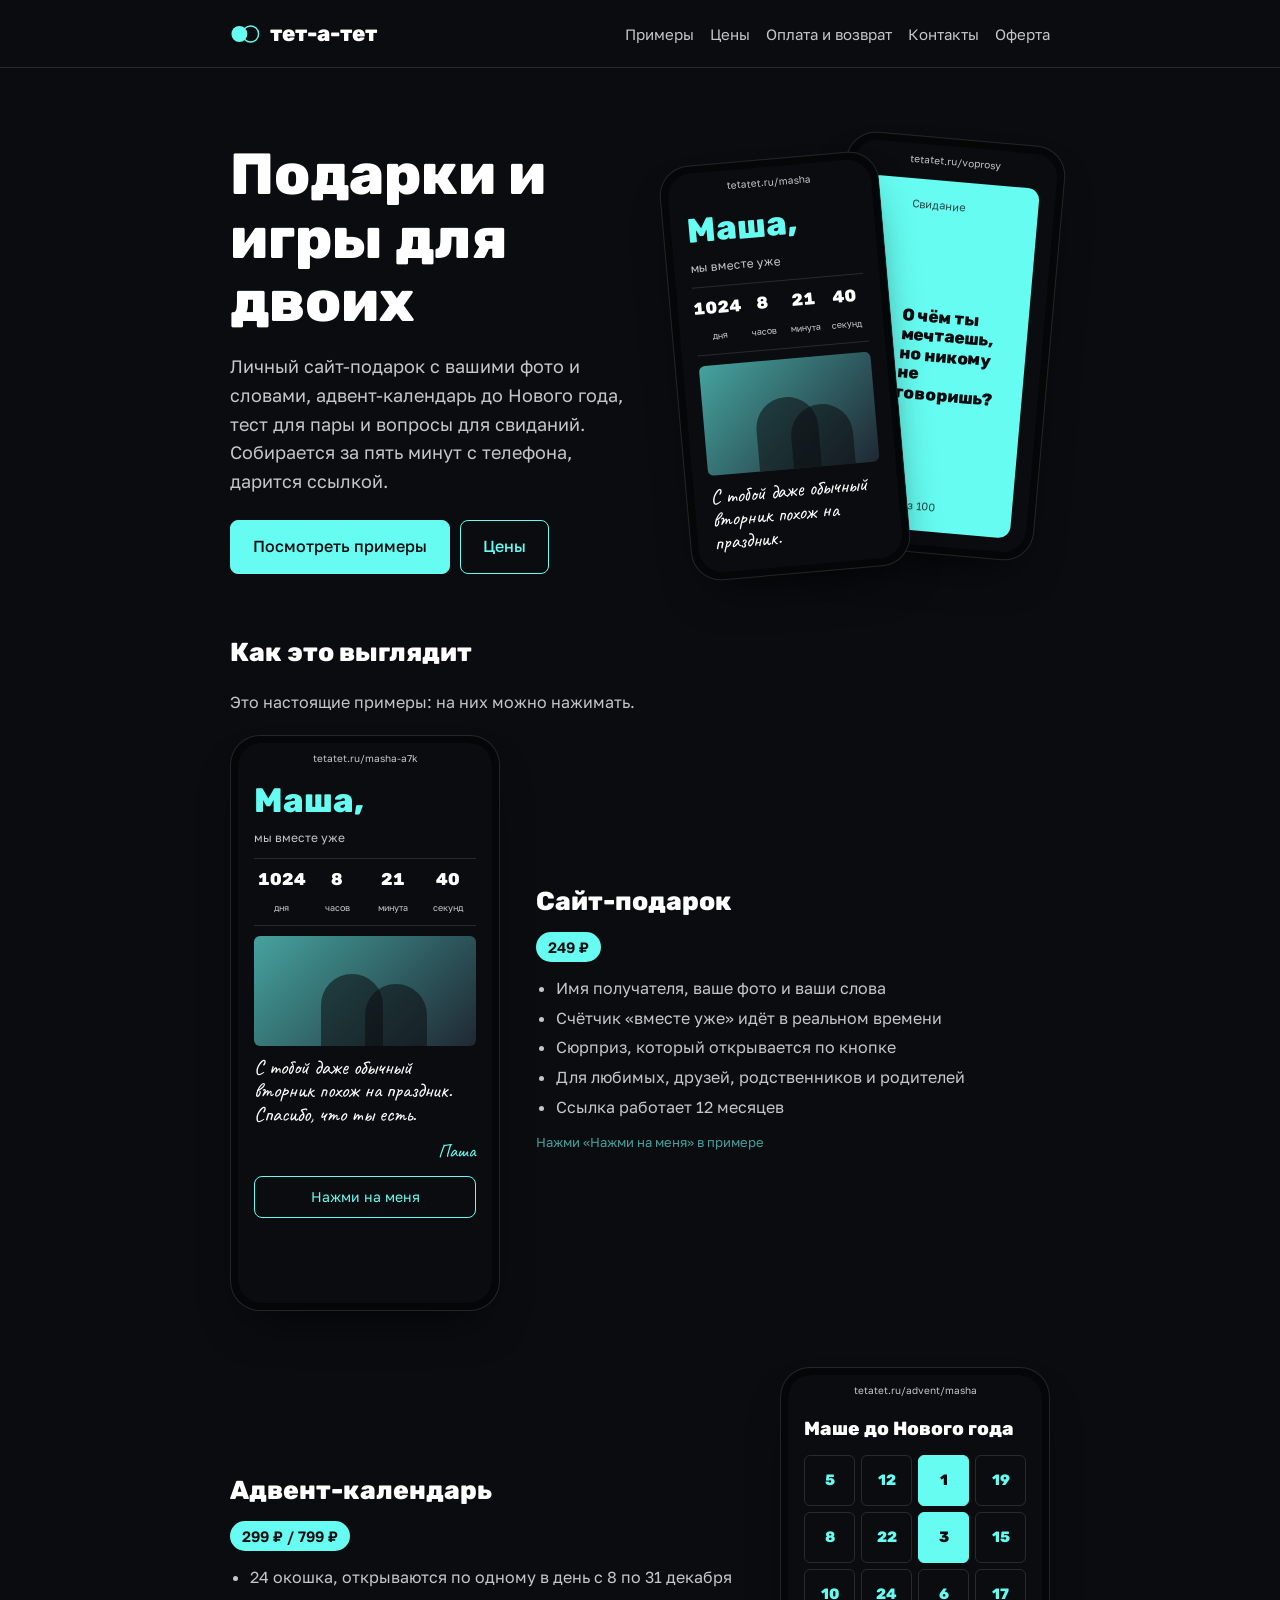
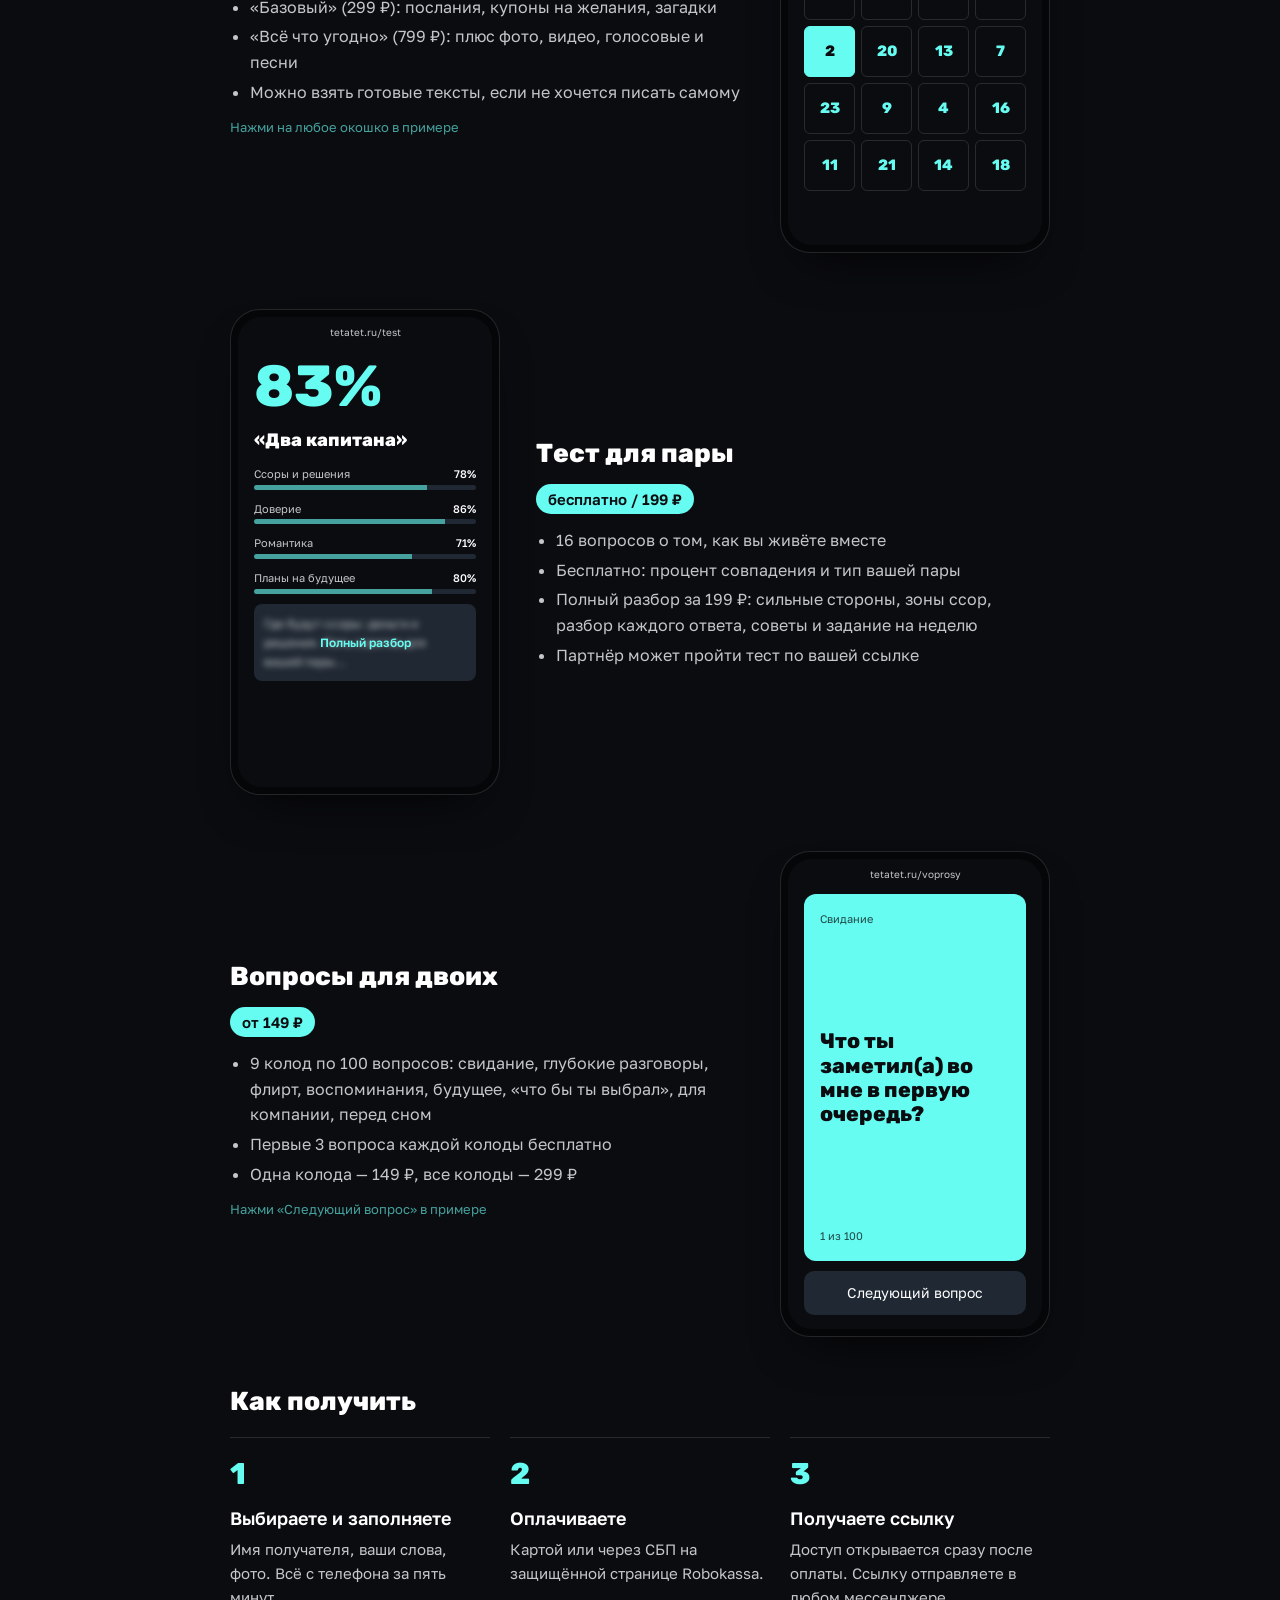
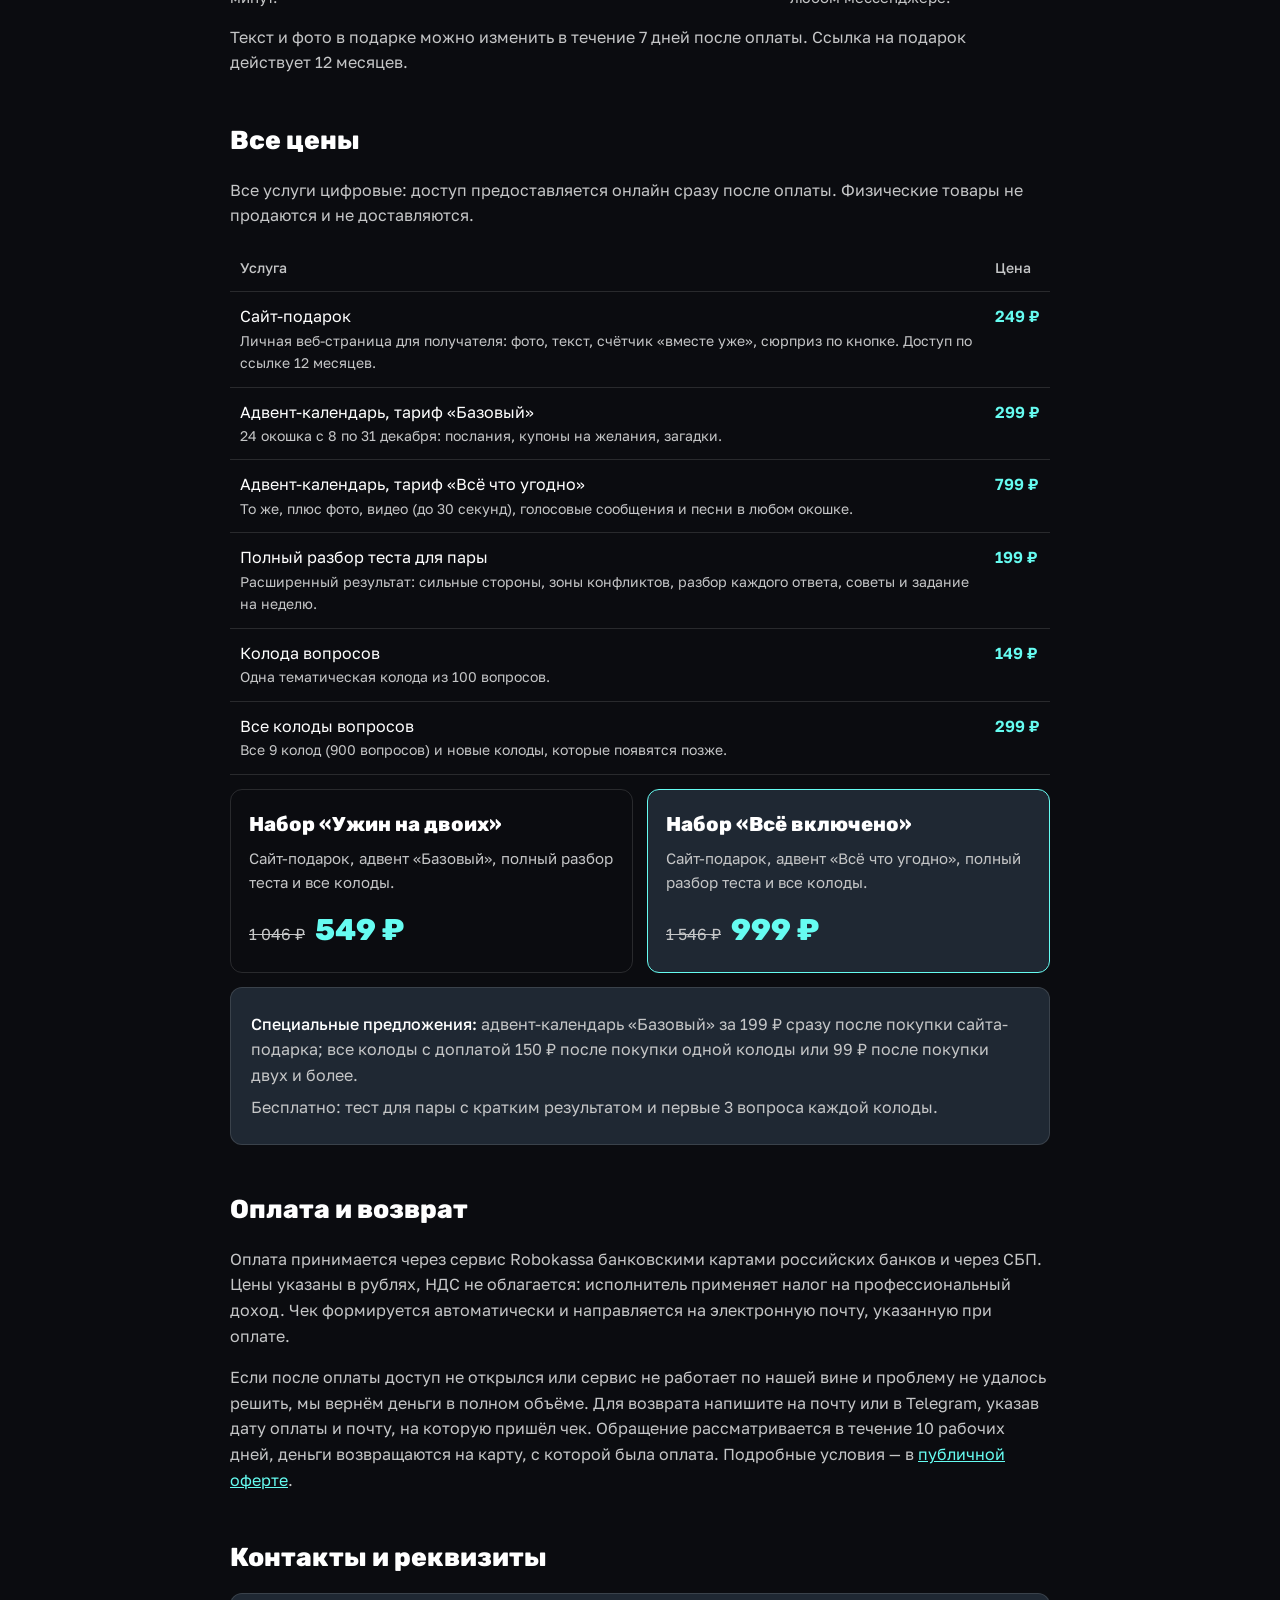
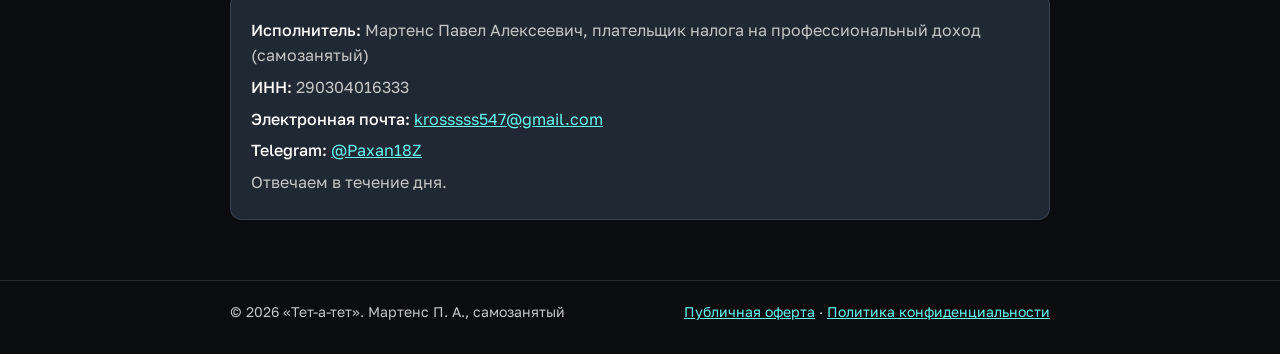
<file: index.html>
<!doctype html>
<html lang="ru">
<head>
<meta charset="utf-8">
<meta name="viewport" content="width=device-width,initial-scale=1">
<title>Тет-а-тет — подарки и игры для двоих</title>
<meta name="description" content="Онлайн-сервис «Тет-а-тет»: личные сайты-подарки, адвент-календари, тест для пары и колоды вопросов для двоих.">
<link rel="preconnect" href="https://fonts.googleapis.com"><link rel="preconnect" href="https://fonts.gstatic.com" crossorigin>
<link rel="stylesheet" href="https://fonts.googleapis.com/css2?family=Rubik:wght@800&family=Golos+Text:wght@400;500;600&family=Caveat:wght@500;700&display=swap">
<link rel="stylesheet" href="style.css">
</head>
<body>
<header><div class="wrap">
  <a class="logo" href="index.html"><svg width="30" height="20" viewBox="0 0 32 20" aria-hidden="true"><circle cx="10" cy="10" r="8.5" fill="#66FCF1"/><circle cx="22" cy="10" r="8.5" fill="none" stroke="#66FCF1" stroke-width="1.5"/></svg>тет-а-тет</a>
  <nav><a href="#primery">Примеры</a><a href="#ceny">Цены</a><a href="#oplata">Оплата и возврат</a><a href="#kontakty">Контакты</a><a href="oferta.html">Оферта</a></nav>
</div></header>

<main><div class="wrap">

  <section class="hero">
    <div>
      <h1>Подарки и игры для двоих</h1>
      <p class="lead">Личный сайт-подарок с вашими фото и словами, адвент-календарь до Нового года, тест для пары и вопросы для свиданий. Собирается за пять минут с телефона, дарится ссылкой.</p>
      <div class="cta"><a class="btn btn-fill" href="#primery">Посмотреть примеры</a><a class="btn btn-line" href="#ceny">Цены</a></div>
    </div>
    <div class="duo" aria-hidden="true">
      <div class="phone a"><div class="scr">
        <div class="url">tetatet.ru/masha</div>
        <div class="in">
          <div class="g-to">Маша,</div>
          <div class="g-lead">мы вместе уже</div>
          <div class="g-tm"><div><b class="d">964</b><span>дня</span></div><div><b class="h">12</b><span>часов</span></div><div><b class="m">30</b><span>минут</span></div><div><b class="s">15</b><span>секунд</span></div></div>
          <div class="g-ph"></div>
          <div class="g-txt">С тобой даже обычный вторник похож на праздник.</div>
        </div>
      </div></div>
      <div class="phone b"><div class="scr">
        <div class="url">tetatet.ru/voprosy</div>
        <div class="in">
          <div class="q-card"><small>Свидание</small><b>О чём ты мечтаешь, но никому не говоришь?</b><small>12 из 100</small></div>
        </div>
      </div></div>
    </div>
  </section>

  <h2 id="primery">Как это выглядит</h2>
  <p>Это настоящие примеры: на них можно нажимать.</p>

  <div class="shows">

    <div class="show">
      <div class="phone"><div class="scr" id="giftScr">
        <div class="url">tetatet.ru/masha-a7k</div>
        <div class="in">
          <div class="g-to">Маша,</div>
          <div class="g-lead">мы вместе уже</div>
          <div class="g-tm"><div><b class="d">0</b><span>дней</span></div><div><b class="h">0</b><span>часов</span></div><div><b class="m">0</b><span>минут</span></div><div><b class="s">0</b><span>секунд</span></div></div>
          <div class="g-ph"></div>
          <div class="g-txt">С тобой даже обычный вторник похож на праздник. Спасибо, что ты есть.</div>
          <div class="g-sign">Паша</div>
          <button class="g-btn" id="giftBtn">Нажми на меня</button>
          <div class="g-sec" id="giftSec" hidden>Собирайся, в субботу едем в Питер</div>
        </div>
      </div></div>
      <div>
        <h3>Сайт-подарок</h3>
        <span class="price">249 ₽</span>
        <ul>
          <li>Имя получателя, ваше фото и ваши слова</li>
          <li>Счётчик «вместе уже» идёт в реальном времени</li>
          <li>Сюрприз, который открывается по кнопке</li>
          <li>Для любимых, друзей, родственников и родителей</li>
          <li>Ссылка работает 12 месяцев</li>
        </ul>
        <p class="hint">Нажми «Нажми на меня» в примере</p>
      </div>
    </div>

    <div class="show">
      <div class="phone"><div class="scr">
        <div class="url">tetatet.ru/advent/masha</div>
        <div class="in">
          <div class="a-title">Маше до Нового года</div>
          <div class="a-grid" id="aGrid"></div>
        </div>
        <div class="a-sheet" id="aSheet" hidden><small id="aDay"></small><p id="aText"></p></div>
      </div></div>
      <div>
        <h3>Адвент-календарь</h3>
        <span class="price">299 ₽ / 799 ₽</span>
        <ul>
          <li>24 окошка, открываются по одному в день с 8 по 31 декабря</li>
          <li>«Базовый» (299 ₽): послания, купоны на желания, загадки</li>
          <li>«Всё что угодно» (799 ₽): плюс фото, видео, голосовые и песни</li>
          <li>Можно взять готовые тексты, если не хочется писать самому</li>
        </ul>
        <p class="hint">Нажми на любое окошко в примере</p>
      </div>
    </div>

    <div class="show">
      <div class="phone"><div class="scr">
        <div class="url">tetatet.ru/test</div>
        <div class="in">
          <div class="t-pct">83%</div>
          <div class="t-type">«Два капитана»</div>
          <div class="t-bar">Ссоры и решения<b>78%</b><i><em style="width:78%"></em></i></div>
          <div class="t-bar">Доверие<b>86%</b><i><em style="width:86%"></em></i></div>
          <div class="t-bar">Романтика<b>71%</b><i><em style="width:71%"></em></i></div>
          <div class="t-bar">Планы на будущее<b>80%</b><i><em style="width:80%"></em></i></div>
          <div class="t-lock"><span>Где будут ссоры: деньги и решения. Пять советов для вашей пары…</span><strong>Полный разбор</strong></div>
        </div>
      </div></div>
      <div>
        <h3>Тест для пары</h3>
        <span class="price">бесплатно / 199 ₽</span>
        <ul>
          <li>16 вопросов о том, как вы живёте вместе</li>
          <li>Бесплатно: процент совпадения и тип вашей пары</li>
          <li>Полный разбор за 199 ₽: сильные стороны, зоны ссор, разбор каждого ответа, советы и задание на неделю</li>
          <li>Партнёр может пройти тест по вашей ссылке</li>
        </ul>
      </div>
    </div>

    <div class="show">
      <div class="phone"><div class="scr">
        <div class="url">tetatet.ru/voprosy</div>
        <div class="in">
          <div class="q-card" id="qCard"><small id="qDeck">Свидание</small><b id="qText">Что ты заметил(а) во мне в первую очередь?</b><small id="qNum">1 из 100</small></div>
          <button class="q-next" id="qNext">Следующий вопрос</button>
        </div>
      </div></div>
      <div>
        <h3>Вопросы для двоих</h3>
        <span class="price">от 149 ₽</span>
        <ul>
          <li>9 колод по 100 вопросов: свидание, глубокие разговоры, флирт, воспоминания, будущее, «что бы ты выбрал», для компании, перед сном</li>
          <li>Первые 3 вопроса каждой колоды бесплатно</li>
          <li>Одна колода — 149 ₽, все колоды — 299 ₽</li>
        </ul>
        <p class="hint">Нажми «Следующий вопрос» в примере</p>
      </div>
    </div>
  </div>

  <h2>Как получить</h2>
  <div class="steps3">
    <div><b>1</b><h3>Выбираете и заполняете</h3><p>Имя получателя, ваши слова, фото. Всё с телефона за пять минут.</p></div>
    <div><b>2</b><h3>Оплачиваете</h3><p>Картой или через СБП на защищённой странице Robokassa.</p></div>
    <div><b>3</b><h3>Получаете ссылку</h3><p>Доступ открывается сразу после оплаты. Ссылку отправляете в любом мессенджере.</p></div>
  </div>
  <p>Текст и фото в подарке можно изменить в течение 7 дней после оплаты. Ссылка на подарок действует 12 месяцев.</p>

  <h2 id="ceny">Все цены</h2>
  <p>Все услуги цифровые: доступ предоставляется онлайн сразу после оплаты. Физические товары не продаются и не доставляются.</p>
  <table>
    <thead><tr><th>Услуга</th><th>Цена</th></tr></thead>
    <tbody>
      <tr><td>Сайт-подарок<small>Личная веб-страница для получателя: фото, текст, счётчик «вместе уже», сюрприз по кнопке. Доступ по ссылке 12 месяцев.</small></td><td class="p">249 ₽</td></tr>
      <tr><td>Адвент-календарь, тариф «Базовый»<small>24 окошка с 8 по 31 декабря: послания, купоны на желания, загадки.</small></td><td class="p">299 ₽</td></tr>
      <tr><td>Адвент-календарь, тариф «Всё что угодно»<small>То же, плюс фото, видео (до 30 секунд), голосовые сообщения и песни в любом окошке.</small></td><td class="p">799 ₽</td></tr>
      <tr><td>Полный разбор теста для пары<small>Расширенный результат: сильные стороны, зоны конфликтов, разбор каждого ответа, советы и задание на неделю.</small></td><td class="p">199 ₽</td></tr>
      <tr><td>Колода вопросов<small>Одна тематическая колода из 100 вопросов.</small></td><td class="p">149 ₽</td></tr>
      <tr><td>Все колоды вопросов<small>Все 9 колод (900 вопросов) и новые колоды, которые появятся позже.</small></td><td class="p">299 ₽</td></tr>
    </tbody>
  </table>
  <div class="bundles">
    <div class="bundle"><h3>Набор «Ужин на двоих»</h3><p>Сайт-подарок, адвент «Базовый», полный разбор теста и все колоды.</p><div class="sum"><s>1 046 ₽</s><b>549 ₽</b></div></div>
    <div class="bundle best"><h3>Набор «Всё включено»</h3><p>Сайт-подарок, адвент «Всё что угодно», полный разбор теста и все колоды.</p><div class="sum"><s>1 546 ₽</s><b>999 ₽</b></div></div>
  </div>
  <div class="box">
    <p><b>Специальные предложения:</b> адвент-календарь «Базовый» за 199 ₽ сразу после покупки сайта-подарка; все колоды с доплатой 150 ₽ после покупки одной колоды или 99 ₽ после покупки двух и более.</p>
    <p>Бесплатно: тест для пары с кратким результатом и первые 3 вопроса каждой колоды.</p>
  </div>

  <h2 id="oplata">Оплата и возврат</h2>
  <p>Оплата принимается через сервис Robokassa банковскими картами российских банков и через СБП. Цены указаны в рублях, НДС не облагается: исполнитель применяет налог на профессиональный доход. Чек формируется автоматически и направляется на электронную почту, указанную при оплате.</p>
  <p>Если после оплаты доступ не открылся или сервис не работает по нашей вине и проблему не удалось решить, мы вернём деньги в полном объёме. Для возврата напишите на почту или в Telegram, указав дату оплаты и почту, на которую пришёл чек. Обращение рассматривается в течение 10 рабочих дней, деньги возвращаются на карту, с которой была оплата. Подробные условия — в <a href="oferta.html#vozvrat">публичной оферте</a>.</p>

  <h2 id="kontakty">Контакты и реквизиты</h2>
  <div class="box">
    <p><b>Исполнитель:</b> Мартенс Павел Алексеевич, плательщик налога на профессиональный доход (самозанятый)</p>
    <p><b>ИНН:</b> 290304016333</p>
    <p><b>Электронная почта:</b> <a href="mailto:krosssss547@gmail.com">krosssss547@gmail.com</a></p>
    <p><b>Telegram:</b> <a href="https://t.me/Paxan18Z">@Paxan18Z</a></p>
    <p>Отвечаем в течение дня.</p>
  </div>
</div></main>

<footer><div class="wrap">
  <div>© 2026 «Тет-а-тет». Мартенс П. А., самозанятый</div>
  <div><a href="oferta.html">Публичная оферта</a> · <a href="privacy.html">Политика конфиденциальности</a></div>
</div></footer>

<script>
// live counter
var start=new Date('2024-02-14T18:00:00');
function pl(n,a,b,c){n=Math.abs(n)%100;var m=n%10;if(n>10&&n<20)return c;if(m>1&&m<5)return b;if(m===1)return a;return c;}
var W=[['день','дня','дней'],['час','часа','часов'],['минута','минуты','минут'],['секунда','секунды','секунд']];
function tick(){var s=Math.max(0,Math.floor((Date.now()-start)/1000)),v=[Math.floor(s/86400),Math.floor(s%86400/3600),Math.floor(s%3600/60),s%60];
  document.querySelectorAll('.g-tm').forEach(function(t){['d','h','m','s'].forEach(function(k,i){var b=t.querySelector('.'+k);b.textContent=v[i];b.nextElementSibling.textContent=pl(v[i],W[i][0],W[i][1],W[i][2]);});});}
tick();setInterval(tick,1000);
document.getElementById('giftBtn').onclick=function(){document.getElementById('giftSec').hidden=false;this.textContent='Сюрприз открыт';};
// advent
var A=['Ты улыбаешься, и у меня сразу хороший день','Купон на завтрак в постель','Помнишь, как мы промокли под дождём летом?','Купон на массаж, 20 минут','Ты моё лучшее решение','Загадка: где я впервые сказал, что люблю тебя?','Сегодня фильм выбираешь ты','Обними меня прямо сейчас'];
var order=[5,12,1,19,8,22,3,15,10,24,6,17,2,20,13,7,23,9,4,16,11,21,14,18],g=document.getElementById('aGrid');
order.forEach(function(n){var b=document.createElement('button');b.className='a-cell'+(n<4?' o':'');b.textContent=n;b.onclick=function(){b.className='a-cell o';document.getElementById('aDay').textContent=(7+n)+' декабря, окошко '+n;document.getElementById('aText').textContent=A[n%A.length];document.getElementById('aSheet').hidden=false;};g.appendChild(b);});
document.getElementById('aSheet').onclick=function(){this.hidden=true;};
// questions
var Q=[['Свидание','Что ты заметил(а) во мне в первую очередь?'],['Глубокие разговоры','Как ты понимаешь, что тебя любят?'],['Флирт','Какой мой взгляд тебе нравится?'],['Что бы ты выбрал','Рассвет или закат?'],['Перед сном','Что сегодня тебя порадовало?'],['Будущее вдвоём','Где ты видишь нас через пять лет?']],qi=0;
document.getElementById('qNext').onclick=function(){qi=(qi+1)%Q.length;document.getElementById('qDeck').textContent=Q[qi][0];document.getElementById('qText').textContent=Q[qi][1];document.getElementById('qNum').textContent=(qi+1)+' из 100';};
</script>
</body>
</html>
</file>
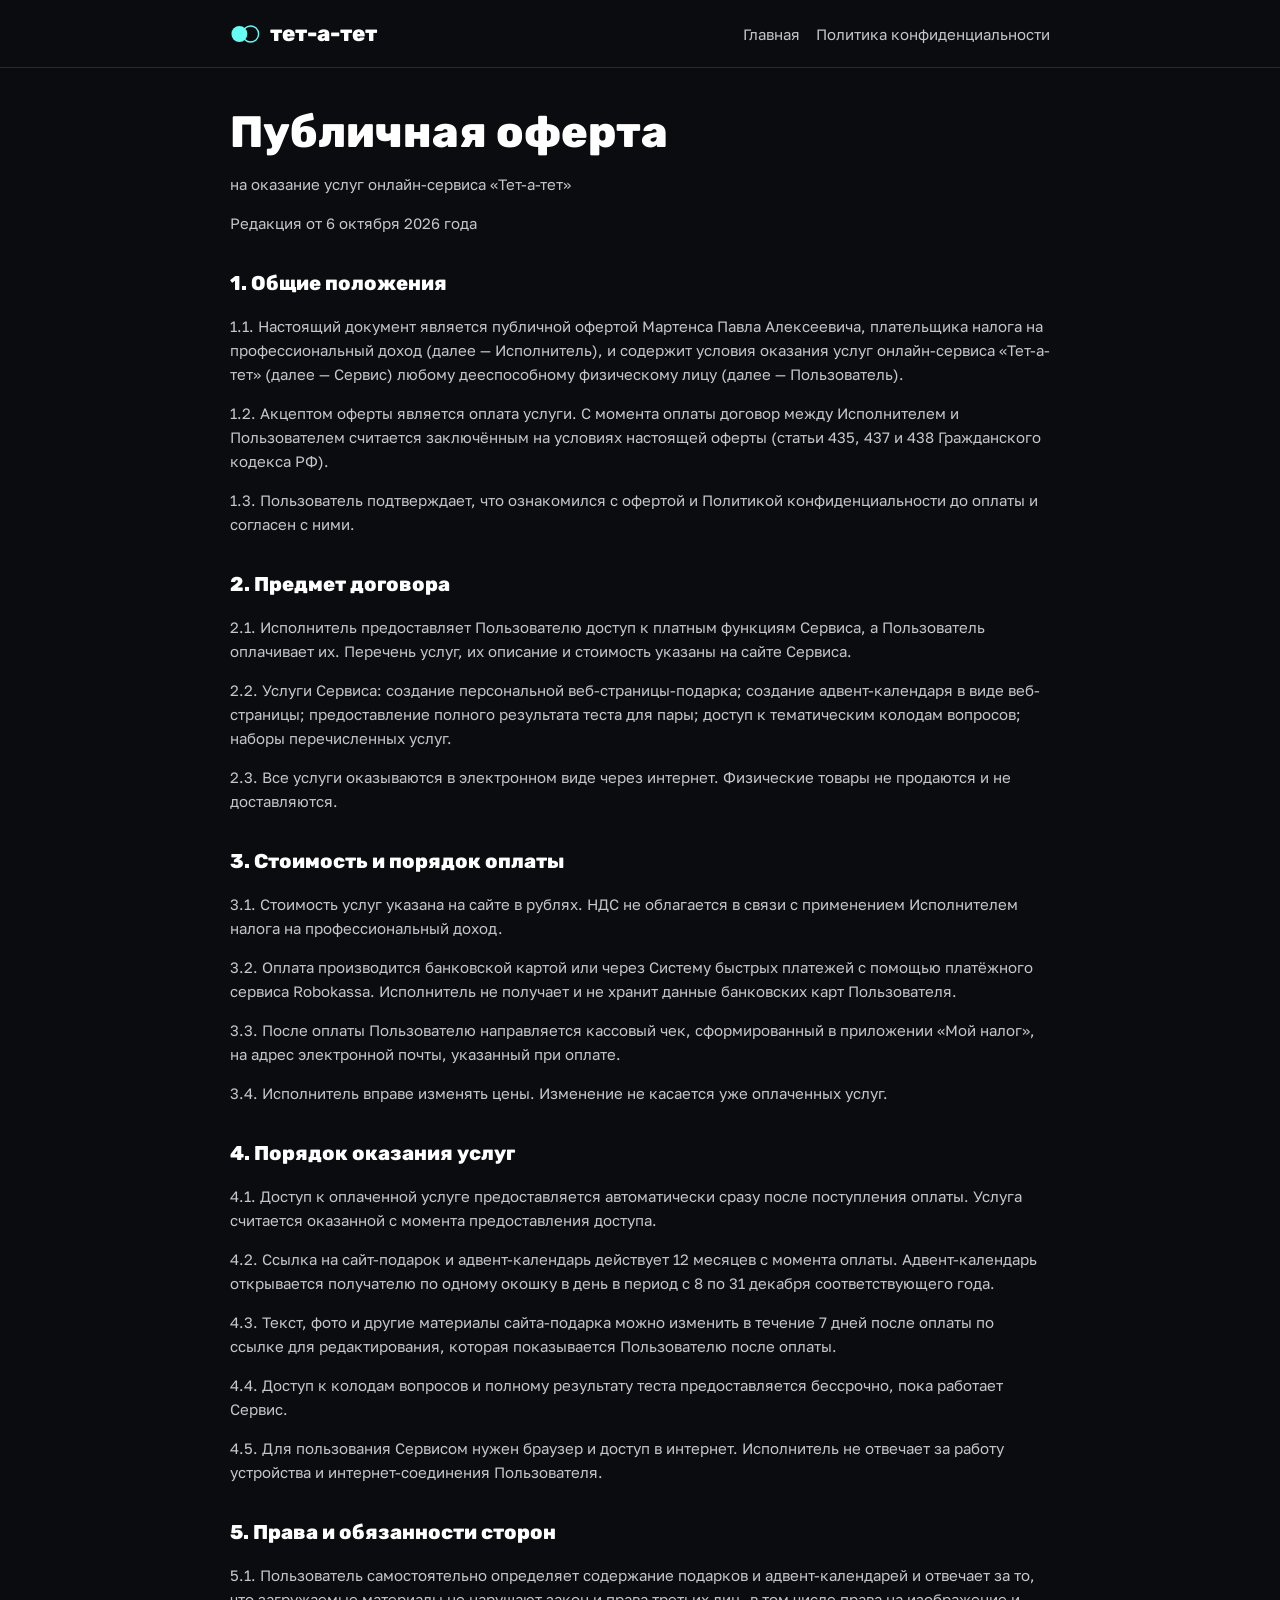
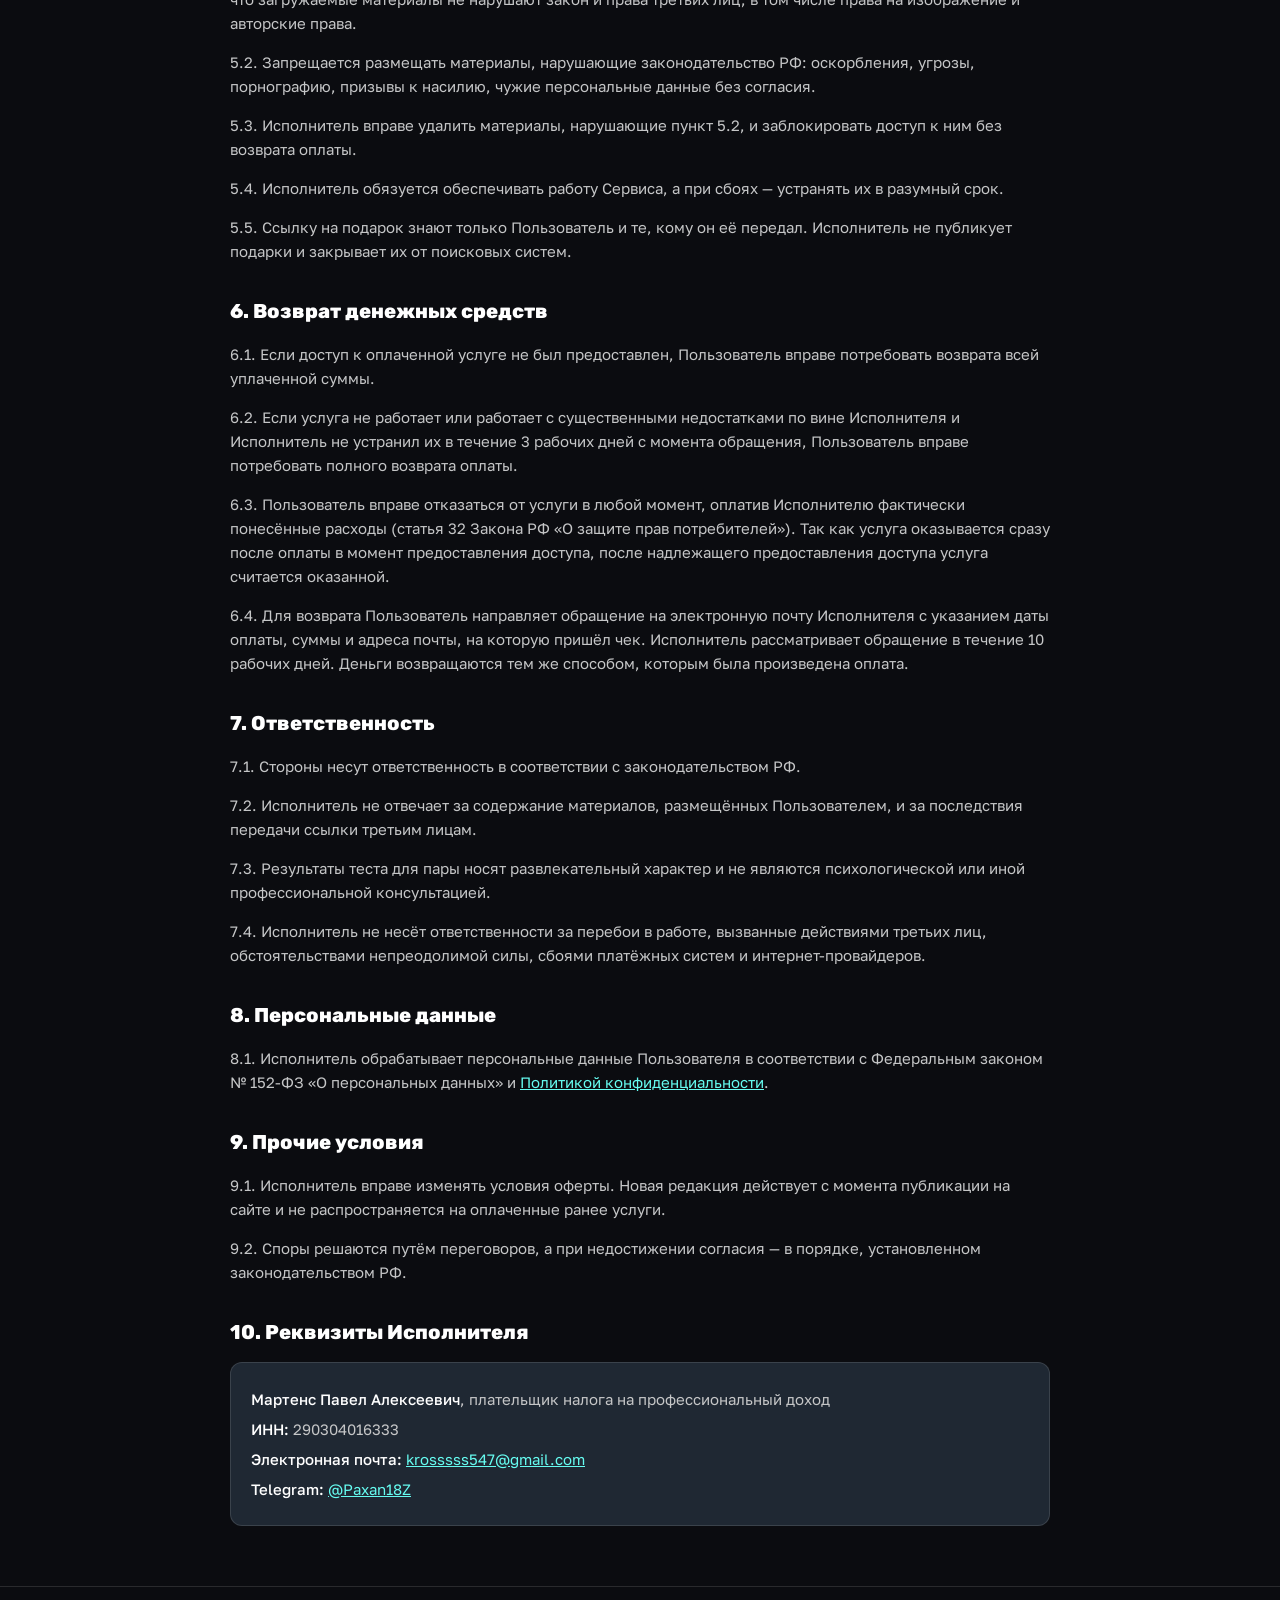
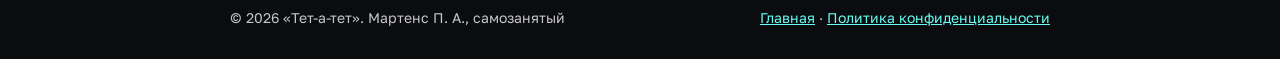
<file: oferta.html>
<!doctype html>
<html lang="ru">
<head>
<meta charset="utf-8">
<meta name="viewport" content="width=device-width,initial-scale=1">
<title>Публичная оферта — Тет-а-тет</title>
<link rel="preconnect" href="https://fonts.googleapis.com"><link rel="preconnect" href="https://fonts.gstatic.com" crossorigin>
<link rel="stylesheet" href="https://fonts.googleapis.com/css2?family=Rubik:wght@800&family=Golos+Text:wght@400;500;600&display=swap">
<link rel="stylesheet" href="style.css">
</head>
<body>
<header><div class="wrap">
  <a class="logo" href="index.html"><svg width="30" height="20" viewBox="0 0 32 20" aria-hidden="true"><circle cx="10" cy="10" r="8.5" fill="#66FCF1"/><circle cx="22" cy="10" r="8.5" fill="none" stroke="#66FCF1" stroke-width="1.5"/></svg>тет-а-тет</a>
  <nav><a href="index.html">Главная</a><a href="privacy.html">Политика конфиденциальности</a></nav>
</div></header>

<main><div class="wrap doc">
  <h1>Публичная оферта</h1>
  <p>на оказание услуг онлайн-сервиса «Тет-а-тет»</p>
  <p>Редакция от 6 октября 2026 года</p>

  <h2>1. Общие положения</h2>
  <p>1.1. Настоящий документ является публичной офертой Мартенса Павла Алексеевича, плательщика налога на профессиональный доход (далее — Исполнитель), и содержит условия оказания услуг онлайн-сервиса «Тет-а-тет» (далее — Сервис) любому дееспособному физическому лицу (далее — Пользователь).</p>
  <p>1.2. Акцептом оферты является оплата услуги. С момента оплаты договор между Исполнителем и Пользователем считается заключённым на условиях настоящей оферты (статьи 435, 437 и 438 Гражданского кодекса РФ).</p>
  <p>1.3. Пользователь подтверждает, что ознакомился с офертой и Политикой конфиденциальности до оплаты и согласен с ними.</p>

  <h2>2. Предмет договора</h2>
  <p>2.1. Исполнитель предоставляет Пользователю доступ к платным функциям Сервиса, а Пользователь оплачивает их. Перечень услуг, их описание и стоимость указаны на сайте Сервиса.</p>
  <p>2.2. Услуги Сервиса: создание персональной веб-страницы-подарка; создание адвент-календаря в виде веб-страницы; предоставление полного результата теста для пары; доступ к тематическим колодам вопросов; наборы перечисленных услуг.</p>
  <p>2.3. Все услуги оказываются в электронном виде через интернет. Физические товары не продаются и не доставляются.</p>

  <h2>3. Стоимость и порядок оплаты</h2>
  <p>3.1. Стоимость услуг указана на сайте в рублях. НДС не облагается в связи с применением Исполнителем налога на профессиональный доход.</p>
  <p>3.2. Оплата производится банковской картой или через Систему быстрых платежей с помощью платёжного сервиса Robokassa. Исполнитель не получает и не хранит данные банковских карт Пользователя.</p>
  <p>3.3. После оплаты Пользователю направляется кассовый чек, сформированный в приложении «Мой налог», на адрес электронной почты, указанный при оплате.</p>
  <p>3.4. Исполнитель вправе изменять цены. Изменение не касается уже оплаченных услуг.</p>

  <h2>4. Порядок оказания услуг</h2>
  <p>4.1. Доступ к оплаченной услуге предоставляется автоматически сразу после поступления оплаты. Услуга считается оказанной с момента предоставления доступа.</p>
  <p>4.2. Ссылка на сайт-подарок и адвент-календарь действует 12 месяцев с момента оплаты. Адвент-календарь открывается получателю по одному окошку в день в период с 8 по 31 декабря соответствующего года.</p>
  <p>4.3. Текст, фото и другие материалы сайта-подарка можно изменить в течение 7 дней после оплаты по ссылке для редактирования, которая показывается Пользователю после оплаты.</p>
  <p>4.4. Доступ к колодам вопросов и полному результату теста предоставляется бессрочно, пока работает Сервис.</p>
  <p>4.5. Для пользования Сервисом нужен браузер и доступ в интернет. Исполнитель не отвечает за работу устройства и интернет-соединения Пользователя.</p>

  <h2>5. Права и обязанности сторон</h2>
  <p>5.1. Пользователь самостоятельно определяет содержание подарков и адвент-календарей и отвечает за то, что загружаемые материалы не нарушают закон и права третьих лиц, в том числе права на изображение и авторские права.</p>
  <p>5.2. Запрещается размещать материалы, нарушающие законодательство РФ: оскорбления, угрозы, порнографию, призывы к насилию, чужие персональные данные без согласия.</p>
  <p>5.3. Исполнитель вправе удалить материалы, нарушающие пункт 5.2, и заблокировать доступ к ним без возврата оплаты.</p>
  <p>5.4. Исполнитель обязуется обеспечивать работу Сервиса, а при сбоях — устранять их в разумный срок.</p>
  <p>5.5. Ссылку на подарок знают только Пользователь и те, кому он её передал. Исполнитель не публикует подарки и закрывает их от поисковых систем.</p>

  <h2 id="vozvrat">6. Возврат денежных средств</h2>
  <p>6.1. Если доступ к оплаченной услуге не был предоставлен, Пользователь вправе потребовать возврата всей уплаченной суммы.</p>
  <p>6.2. Если услуга не работает или работает с существенными недостатками по вине Исполнителя и Исполнитель не устранил их в течение 3 рабочих дней с момента обращения, Пользователь вправе потребовать полного возврата оплаты.</p>
  <p>6.3. Пользователь вправе отказаться от услуги в любой момент, оплатив Исполнителю фактически понесённые расходы (статья 32 Закона РФ «О защите прав потребителей»). Так как услуга оказывается сразу после оплаты в момент предоставления доступа, после надлежащего предоставления доступа услуга считается оказанной.</p>
  <p>6.4. Для возврата Пользователь направляет обращение на электронную почту Исполнителя с указанием даты оплаты, суммы и адреса почты, на которую пришёл чек. Исполнитель рассматривает обращение в течение 10 рабочих дней. Деньги возвращаются тем же способом, которым была произведена оплата.</p>

  <h2>7. Ответственность</h2>
  <p>7.1. Стороны несут ответственность в соответствии с законодательством РФ.</p>
  <p>7.2. Исполнитель не отвечает за содержание материалов, размещённых Пользователем, и за последствия передачи ссылки третьим лицам.</p>
  <p>7.3. Результаты теста для пары носят развлекательный характер и не являются психологической или иной профессиональной консультацией.</p>
  <p>7.4. Исполнитель не несёт ответственности за перебои в работе, вызванные действиями третьих лиц, обстоятельствами непреодолимой силы, сбоями платёжных систем и интернет-провайдеров.</p>

  <h2>8. Персональные данные</h2>
  <p>8.1. Исполнитель обрабатывает персональные данные Пользователя в соответствии с Федеральным законом № 152-ФЗ «О персональных данных» и <a href="privacy.html">Политикой конфиденциальности</a>.</p>

  <h2>9. Прочие условия</h2>
  <p>9.1. Исполнитель вправе изменять условия оферты. Новая редакция действует с момента публикации на сайте и не распространяется на оплаченные ранее услуги.</p>
  <p>9.2. Споры решаются путём переговоров, а при недостижении согласия — в порядке, установленном законодательством РФ.</p>

  <h2>10. Реквизиты Исполнителя</h2>
  <div class="box">
    <p><b>Мартенс Павел Алексеевич</b>, плательщик налога на профессиональный доход</p>
    <p><b>ИНН:</b> 290304016333</p>
    <p><b>Электронная почта:</b> <a href="mailto:krosssss547@gmail.com">krosssss547@gmail.com</a></p>
    <p><b>Telegram:</b> <a href="https://t.me/Paxan18Z">@Paxan18Z</a></p>
  </div>
</div></main>

<footer><div class="wrap">
  <div>© 2026 «Тет-а-тет». Мартенс П. А., самозанятый</div>
  <div><a href="index.html">Главная</a> · <a href="privacy.html">Политика конфиденциальности</a></div>
</div></footer>
</body>
</html>
</file>
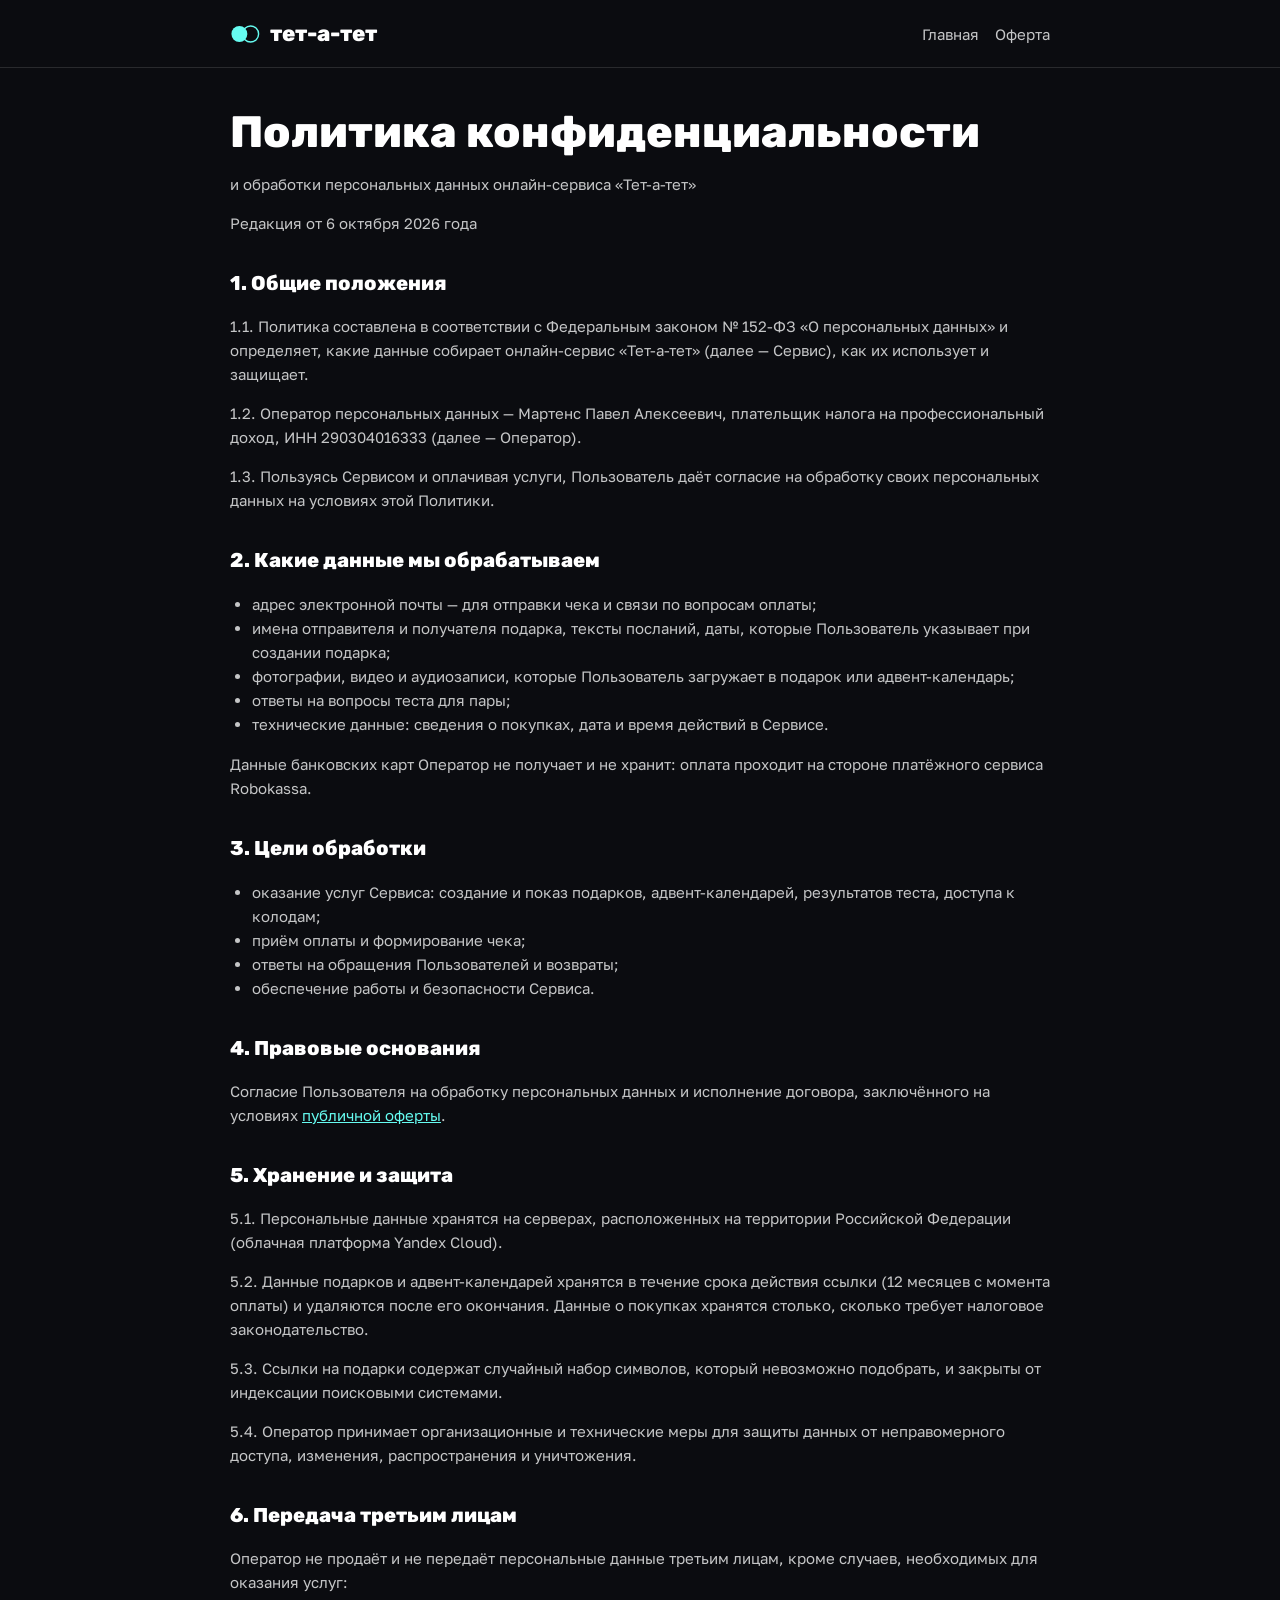
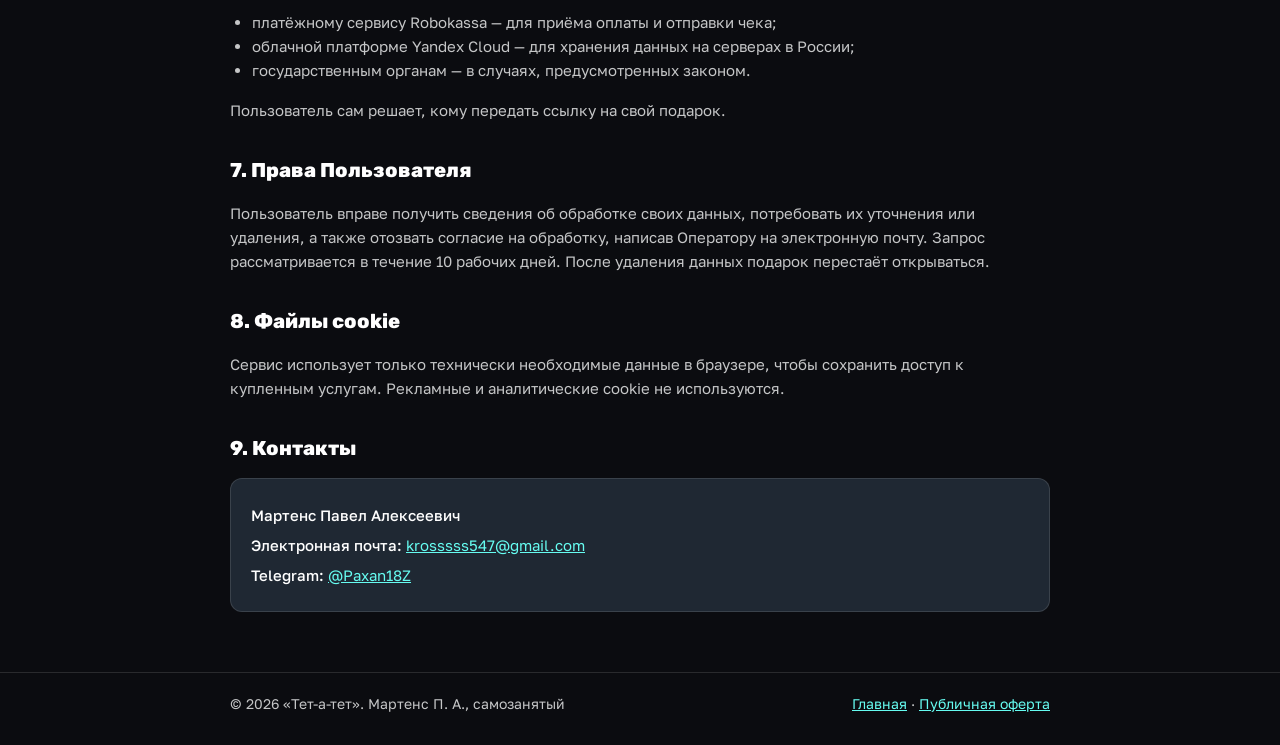
<file: privacy.html>
<!doctype html>
<html lang="ru">
<head>
<meta charset="utf-8">
<meta name="viewport" content="width=device-width,initial-scale=1">
<title>Политика конфиденциальности — Тет-а-тет</title>
<link rel="preconnect" href="https://fonts.googleapis.com"><link rel="preconnect" href="https://fonts.gstatic.com" crossorigin>
<link rel="stylesheet" href="https://fonts.googleapis.com/css2?family=Rubik:wght@800&family=Golos+Text:wght@400;500;600&display=swap">
<link rel="stylesheet" href="style.css">
</head>
<body>
<header><div class="wrap">
  <a class="logo" href="index.html"><svg width="30" height="20" viewBox="0 0 32 20" aria-hidden="true"><circle cx="10" cy="10" r="8.5" fill="#66FCF1"/><circle cx="22" cy="10" r="8.5" fill="none" stroke="#66FCF1" stroke-width="1.5"/></svg>тет-а-тет</a>
  <nav><a href="index.html">Главная</a><a href="oferta.html">Оферта</a></nav>
</div></header>

<main><div class="wrap doc">
  <h1>Политика конфиденциальности</h1>
  <p>и обработки персональных данных онлайн-сервиса «Тет-а-тет»</p>
  <p>Редакция от 6 октября 2026 года</p>

  <h2>1. Общие положения</h2>
  <p>1.1. Политика составлена в соответствии с Федеральным законом № 152-ФЗ «О персональных данных» и определяет, какие данные собирает онлайн-сервис «Тет-а-тет» (далее — Сервис), как их использует и защищает.</p>
  <p>1.2. Оператор персональных данных — Мартенс Павел Алексеевич, плательщик налога на профессиональный доход, ИНН 290304016333 (далее — Оператор).</p>
  <p>1.3. Пользуясь Сервисом и оплачивая услуги, Пользователь даёт согласие на обработку своих персональных данных на условиях этой Политики.</p>

  <h2>2. Какие данные мы обрабатываем</h2>
  <ul>
    <li>адрес электронной почты — для отправки чека и связи по вопросам оплаты;</li>
    <li>имена отправителя и получателя подарка, тексты посланий, даты, которые Пользователь указывает при создании подарка;</li>
    <li>фотографии, видео и аудиозаписи, которые Пользователь загружает в подарок или адвент-календарь;</li>
    <li>ответы на вопросы теста для пары;</li>
    <li>технические данные: сведения о покупках, дата и время действий в Сервисе.</li>
  </ul>
  <p>Данные банковских карт Оператор не получает и не хранит: оплата проходит на стороне платёжного сервиса Robokassa.</p>

  <h2>3. Цели обработки</h2>
  <ul>
    <li>оказание услуг Сервиса: создание и показ подарков, адвент-календарей, результатов теста, доступа к колодам;</li>
    <li>приём оплаты и формирование чека;</li>
    <li>ответы на обращения Пользователей и возвраты;</li>
    <li>обеспечение работы и безопасности Сервиса.</li>
  </ul>

  <h2>4. Правовые основания</h2>
  <p>Согласие Пользователя на обработку персональных данных и исполнение договора, заключённого на условиях <a href="oferta.html">публичной оферты</a>.</p>

  <h2>5. Хранение и защита</h2>
  <p>5.1. Персональные данные хранятся на серверах, расположенных на территории Российской Федерации (облачная платформа Yandex Cloud).</p>
  <p>5.2. Данные подарков и адвент-календарей хранятся в течение срока действия ссылки (12 месяцев с момента оплаты) и удаляются после его окончания. Данные о покупках хранятся столько, сколько требует налоговое законодательство.</p>
  <p>5.3. Ссылки на подарки содержат случайный набор символов, который невозможно подобрать, и закрыты от индексации поисковыми системами.</p>
  <p>5.4. Оператор принимает организационные и технические меры для защиты данных от неправомерного доступа, изменения, распространения и уничтожения.</p>

  <h2>6. Передача третьим лицам</h2>
  <p>Оператор не продаёт и не передаёт персональные данные третьим лицам, кроме случаев, необходимых для оказания услуг:</p>
  <ul>
    <li>платёжному сервису Robokassa — для приёма оплаты и отправки чека;</li>
    <li>облачной платформе Yandex Cloud — для хранения данных на серверах в России;</li>
    <li>государственным органам — в случаях, предусмотренных законом.</li>
  </ul>
  <p>Пользователь сам решает, кому передать ссылку на свой подарок.</p>

  <h2>7. Права Пользователя</h2>
  <p>Пользователь вправе получить сведения об обработке своих данных, потребовать их уточнения или удаления, а также отозвать согласие на обработку, написав Оператору на электронную почту. Запрос рассматривается в течение 10 рабочих дней. После удаления данных подарок перестаёт открываться.</p>

  <h2>8. Файлы cookie</h2>
  <p>Сервис использует только технически необходимые данные в браузере, чтобы сохранить доступ к купленным услугам. Рекламные и аналитические cookie не используются.</p>

  <h2>9. Контакты</h2>
  <div class="box">
    <p><b>Мартенс Павел Алексеевич</b></p>
    <p><b>Электронная почта:</b> <a href="mailto:krosssss547@gmail.com">krosssss547@gmail.com</a></p>
    <p><b>Telegram:</b> <a href="https://t.me/Paxan18Z">@Paxan18Z</a></p>
  </div>
</div></main>

<footer><div class="wrap">
  <div>© 2026 «Тет-а-тет». Мартенс П. А., самозанятый</div>
  <div><a href="index.html">Главная</a> · <a href="oferta.html">Публичная оферта</a></div>
</div></footer>
</body>
</html>
</file>
<file: style.css>
:root{--night:#0B0C10;--raise:#1F2833;--cyan:#66FCF1;--teal:#45A29E;--text:#FFFFFF;--dim:#C5C6C7;--line:rgba(197,198,199,.16);color-scheme:dark}
*{box-sizing:border-box}
html,body{margin:0;background:var(--night);color:var(--text);font-family:"Golos Text",system-ui,-apple-system,"Segoe UI",sans-serif;font-size:16px;line-height:1.6}
a{color:var(--cyan)}
.wrap{max-width:860px;margin:0 auto;padding:0 20px}
header{border-bottom:1px solid var(--line)}
header .wrap{display:flex;align-items:center;justify-content:space-between;gap:12px;flex-wrap:wrap;padding-top:16px;padding-bottom:16px}
.logo{display:flex;align-items:center;gap:10px;color:var(--text);text-decoration:none;font-family:"Rubik",sans-serif;font-weight:800;font-size:22px}
nav{display:flex;gap:16px;flex-wrap:wrap;font-size:15px}
nav a{color:var(--dim);text-decoration:none}
nav a:hover{color:var(--text)}
main{padding:40px 0 60px}
h1{font-family:"Rubik",sans-serif;font-weight:800;font-size:clamp(30px,5vw,44px);line-height:1.1;margin:0 0 14px}
h2{font-family:"Rubik",sans-serif;font-weight:800;font-size:26px;margin:44px 0 14px}
h3{font-size:18px;font-weight:600;margin:24px 0 8px}
p,li{color:var(--dim)}
.lead{font-size:18px;max-width:62ch}
table{width:100%;border-collapse:collapse;margin-top:10px}
td,th{text-align:left;padding:12px 10px;border-bottom:1px solid var(--line);vertical-align:top}
th{color:var(--dim);font-weight:500;font-size:14px}
td.p{white-space:nowrap;color:var(--cyan);font-weight:600}
td small{display:block;color:var(--dim);font-size:14px}
.box{background:var(--raise);border:1px solid var(--line);border-radius:12px;padding:18px 20px;margin-top:14px}
.box p{margin:6px 0}
.box b{color:var(--text);font-weight:500}
ol,ul{padding-left:22px}
.doc h2{font-size:20px;margin-top:32px}
.doc p,.doc li{font-size:15px}
footer{border-top:1px solid var(--line);color:var(--dim);font-size:14px}
footer .wrap{padding-top:20px;padding-bottom:30px;display:flex;flex-wrap:wrap;gap:10px 30px;justify-content:space-between}
.fill{background:#5a3b00;color:#ffd77a;padding:0 4px;border-radius:4px}

/* ===== landing showcase ===== */
.hand{font-family:"Caveat","Segoe Print",cursive}
.btn{display:inline-flex;align-items:center;justify-content:center;border-radius:8px;padding:13px 22px;font-weight:500;font-size:16px;border:1px solid var(--cyan);text-decoration:none;cursor:pointer;font-family:inherit}
.btn-fill{background:var(--cyan);color:var(--night)}
.btn-line{background:transparent;color:var(--cyan)}
.hero{display:grid;grid-template-columns:minmax(0,1.05fr) minmax(0,.95fr);gap:30px;align-items:center;padding:30px 0 10px}
@media (max-width:820px){.hero{grid-template-columns:minmax(0,1fr)}}
.hero h1{font-size:clamp(36px,6vw,58px)}
.hero .cta{display:flex;gap:10px;flex-wrap:wrap;margin-top:24px}
.duo{position:relative;height:440px;max-width:420px;width:100%;margin:0 auto}
.duo .phone{position:absolute;width:220px}
.duo .phone.a{left:0;top:20px;transform:rotate(-5deg);z-index:2}
.duo .phone.b{right:0;top:0;transform:rotate(5deg)}
@media (max-width:420px){.duo{height:390px}.duo .phone{width:190px}}
.phone{width:100%;max-width:270px;margin:0 auto;border-radius:30px;padding:7px;background:#050608;border:1px solid var(--line);box-shadow:0 24px 50px -25px rgba(0,0,0,.9)}
.scr{border-radius:24px;overflow:hidden;background:var(--night);height:470px;position:relative;display:flex;flex-direction:column}
.duo .scr{height:400px}
@media (max-width:420px){.duo .scr{height:350px}}
.url{font-size:10px;color:var(--dim);text-align:center;padding:7px 0 2px}
.in{flex:1;padding:10px 16px 14px;display:flex;flex-direction:column;gap:10px;overflow:hidden}
.g-to{font-family:"Rubik",sans-serif;font-weight:800;font-size:34px;line-height:1;color:var(--cyan);margin-top:6px}
.g-lead{font-size:12px;color:var(--dim)}
.g-tm{display:grid;grid-template-columns:repeat(4,1fr);text-align:center;border-top:1px solid var(--line);border-bottom:1px solid var(--line);padding:7px 0}
.g-tm b{display:block;font-family:"Rubik",sans-serif;font-weight:800;font-size:17px;font-variant-numeric:tabular-nums}
.g-tm span{font-size:9px;color:var(--dim)}
.g-ph{height:110px;border-radius:6px;background:linear-gradient(135deg,#45A29E,#1F2833);position:relative;overflow:hidden;flex:none}
.g-ph::before,.g-ph::after{content:"";position:absolute;bottom:-18px;width:62px;height:90px;border-radius:40px 40px 10px 10px;background:rgba(11,12,16,.55)}
.g-ph::before{left:30%}.g-ph::after{left:50%;height:80px}
.g-txt{font-family:"Caveat",cursive;font-size:21px;line-height:1.1}
.g-sign{font-family:"Caveat",cursive;font-size:19px;color:var(--cyan);text-align:right}
.g-btn{border:1px solid var(--cyan);background:transparent;color:var(--cyan);border-radius:8px;padding:9px;font:inherit;font-size:14px;cursor:pointer}
.g-sec{font-family:"Caveat",cursive;font-size:22px;color:var(--cyan);text-align:center;line-height:1.1}
.q-card{flex:1;border-radius:12px;background:var(--cyan);color:var(--night);padding:16px;display:flex;flex-direction:column;justify-content:space-between}
.q-card small{font-size:11px;opacity:.75}
.q-card b{font-family:"Rubik",sans-serif;font-weight:800;font-size:21px;line-height:1.15}
.q-next{border:0;border-radius:10px;background:var(--raise);color:var(--text);padding:11px;font:inherit;font-size:14px;cursor:pointer}
.a-title{font-family:"Rubik",sans-serif;font-weight:800;font-size:19px;margin-top:4px}
.a-grid{display:grid;grid-template-columns:repeat(4,1fr);gap:6px}
.a-cell{aspect-ratio:1;border-radius:6px;border:1px solid var(--line);background:transparent;color:var(--cyan);font-family:"Rubik",sans-serif;font-weight:800;font-size:15px;cursor:pointer;padding:0}
.a-cell.o{background:var(--cyan);color:var(--night);border-color:var(--cyan)}
.a-sheet{position:absolute;left:10px;right:10px;bottom:10px;background:var(--raise);border:1px solid var(--cyan);border-radius:10px;padding:12px}
.a-sheet small{color:var(--dim);font-size:11px}
.a-sheet p{margin:4px 0 0;color:var(--text);font-family:"Caveat",cursive;font-size:21px;line-height:1.1}
.t-pct{font-family:"Rubik",sans-serif;font-weight:800;font-size:58px;line-height:1;color:var(--cyan);margin-top:6px}
.t-type{font-family:"Rubik",sans-serif;font-weight:800;font-size:18px}
.t-bar{display:grid;grid-template-columns:1fr 34px;gap:2px 8px;font-size:11px;color:var(--dim);align-items:center}
.t-bar i{grid-column:1/-1;height:5px;border-radius:3px;background:var(--raise);overflow:hidden;display:block}
.t-bar i em{display:block;height:100%;background:var(--teal)}
.t-bar b{text-align:right;color:var(--text);font-weight:500}
.t-lock{border-radius:8px;background:var(--raise);padding:10px;font-size:12px;color:var(--dim);position:relative}
.t-lock span{filter:blur(3px)}
.t-lock strong{position:absolute;inset:0;display:grid;place-items:center;color:var(--cyan);font-weight:600}

.shows{display:grid;gap:56px;margin-top:20px}
.show{display:grid;grid-template-columns:minmax(0,270px) minmax(0,1fr);gap:36px;align-items:center}
.show:nth-child(even){grid-template-columns:minmax(0,1fr) minmax(0,270px)}
.show:nth-child(even) .phone{order:2}
@media (max-width:720px){.show,.show:nth-child(even){grid-template-columns:minmax(0,1fr)}.show:nth-child(even) .phone{order:0}}
.show h3{font-family:"Rubik",sans-serif;font-weight:800;font-size:26px;margin:0}
.show .price{display:inline-block;margin-top:10px;color:var(--night);background:var(--cyan);border-radius:999px;padding:3px 12px;font-weight:600;font-size:15px}
.show ul{margin:14px 0 0;padding-left:20px}
.show li{margin:4px 0}
.hint{font-size:13px;color:var(--teal);margin-top:12px}
.steps3{display:grid;grid-template-columns:repeat(3,minmax(0,1fr));gap:20px;margin-top:10px}
@media (max-width:700px){.steps3{grid-template-columns:minmax(0,1fr)}}
.steps3 div{border-top:1px solid var(--line);padding-top:12px}
.steps3 b{font-family:"Rubik",sans-serif;font-weight:800;font-size:30px;color:var(--cyan)}
.steps3 h3{margin:6px 0 4px}
.steps3 p{margin:0;font-size:15px}
.bundles{display:grid;grid-template-columns:repeat(2,minmax(0,1fr));gap:14px;margin-top:14px}
@media (max-width:640px){.bundles{grid-template-columns:minmax(0,1fr)}}
.bundle{border:1px solid var(--line);border-radius:12px;padding:18px}
.bundle.best{border-color:var(--cyan);background:var(--raise)}
.bundle h3{font-family:"Rubik",sans-serif;font-weight:800;font-size:20px;margin:0 0 6px}
.bundle p{margin:0;font-size:15px}
.bundle .sum{margin-top:12px;display:flex;gap:10px;align-items:baseline}
.bundle .sum s{color:var(--dim)}
.bundle .sum b{font-family:"Rubik",sans-serif;font-weight:800;font-size:30px;color:var(--cyan)}
#giftScr{height:560px}
#giftScr .in{overflow:auto}
.in>*{flex-shrink:0}
.in>.q-card{flex-shrink:1}
.duo .b .q-card{padding-left:46px}
.duo .q-card b{font-size:17px}
@media (max-width:420px){.duo .q-card b{font-size:15px}.duo .b .q-card{padding-left:40px}}
</file>
